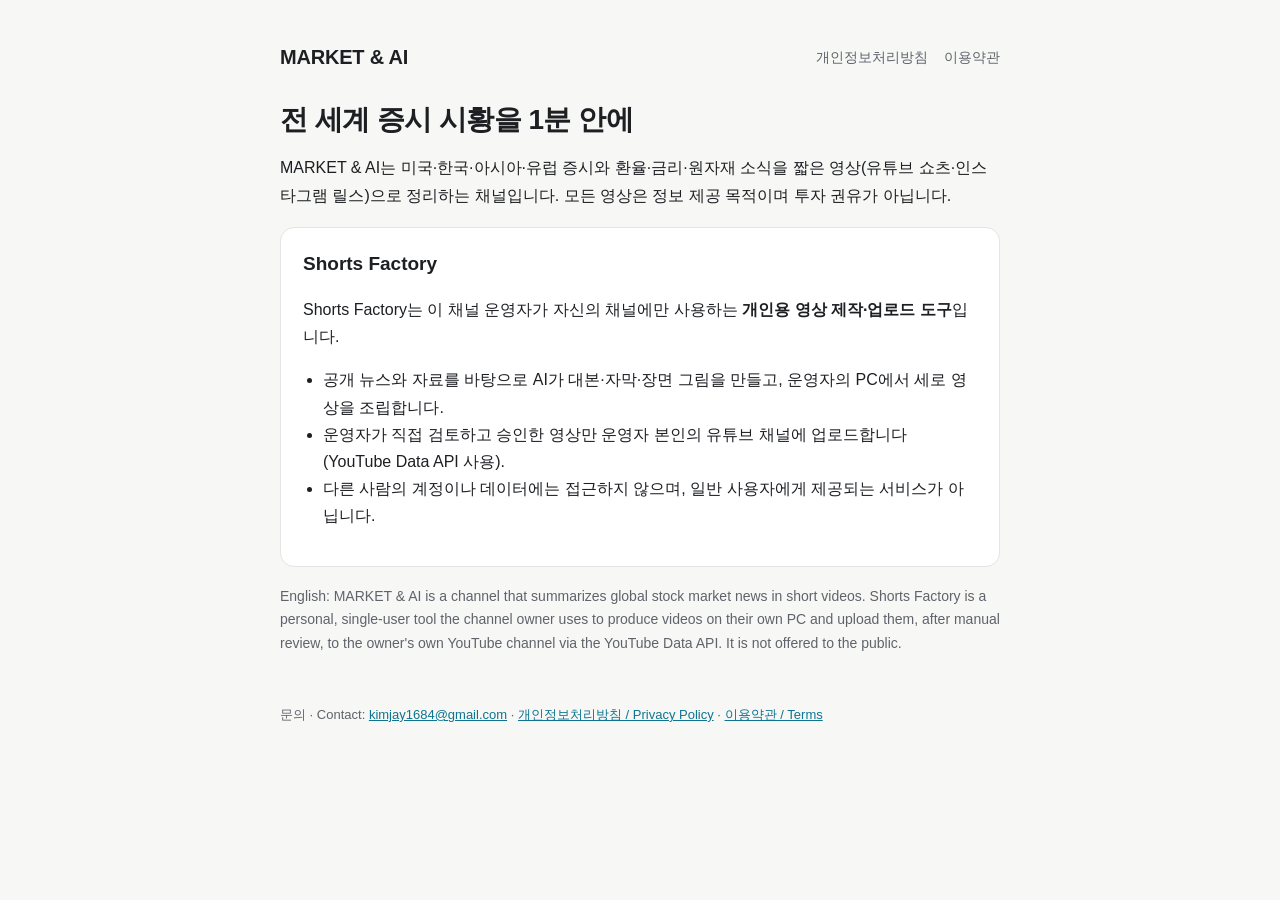
<file: index.html>
<!doctype html>
<html lang="ko">
<head>
<meta charset="utf-8"><meta name="viewport" content="width=device-width, initial-scale=1">
<title>MARKET &amp; AI · Shorts Factory</title>
<meta name="description" content="MARKET & AI — 전 세계 증시 시황을 짧은 영상으로 전하는 채널, 그리고 그 영상을 만드는 개인용 도구 Shorts Factory">
<link rel="stylesheet" href="style.css">
</head>
<body><div class="wrap">
<header><a class="brand" href="./">MARKET &amp; AI</a>
<nav><a href="privacy.html">개인정보처리방침</a><a href="terms.html">이용약관</a></nav></header>

<h1>전 세계 증시 시황을 1분 안에</h1>
<p>MARKET &amp; AI는 미국·한국·아시아·유럽 증시와 환율·금리·원자재 소식을 짧은 영상(유튜브 쇼츠·인스타그램 릴스)으로 정리하는 채널입니다.
모든 영상은 정보 제공 목적이며 투자 권유가 아닙니다.</p>

<div class="card">
<h2 style="margin-top:0">Shorts Factory</h2>
<p>Shorts Factory는 이 채널 운영자가 자신의 채널에만 사용하는 <b>개인용 영상 제작·업로드 도구</b>입니다.</p>
<ul>
<li>공개 뉴스와 자료를 바탕으로 AI가 대본·자막·장면 그림을 만들고, 운영자의 PC에서 세로 영상을 조립합니다.</li>
<li>운영자가 직접 검토하고 승인한 영상만 운영자 본인의 유튜브 채널에 업로드합니다 (YouTube Data API 사용).</li>
<li>다른 사람의 계정이나 데이터에는 접근하지 않으며, 일반 사용자에게 제공되는 서비스가 아닙니다.</li>
</ul>
</div>

<p class="muted">English: MARKET &amp; AI is a channel that summarizes global stock market news in short videos. Shorts Factory is a personal, single-user tool the channel owner uses to produce videos on their own PC and upload them, after manual review, to the owner's own YouTube channel via the YouTube Data API. It is not offered to the public.</p>

<footer>문의 · Contact: <a href="mailto:kimjay1684@gmail.com">kimjay1684@gmail.com</a> · <a href="privacy.html">개인정보처리방침 / Privacy Policy</a> · <a href="terms.html">이용약관 / Terms</a></footer>
</div></body></html>
</file>
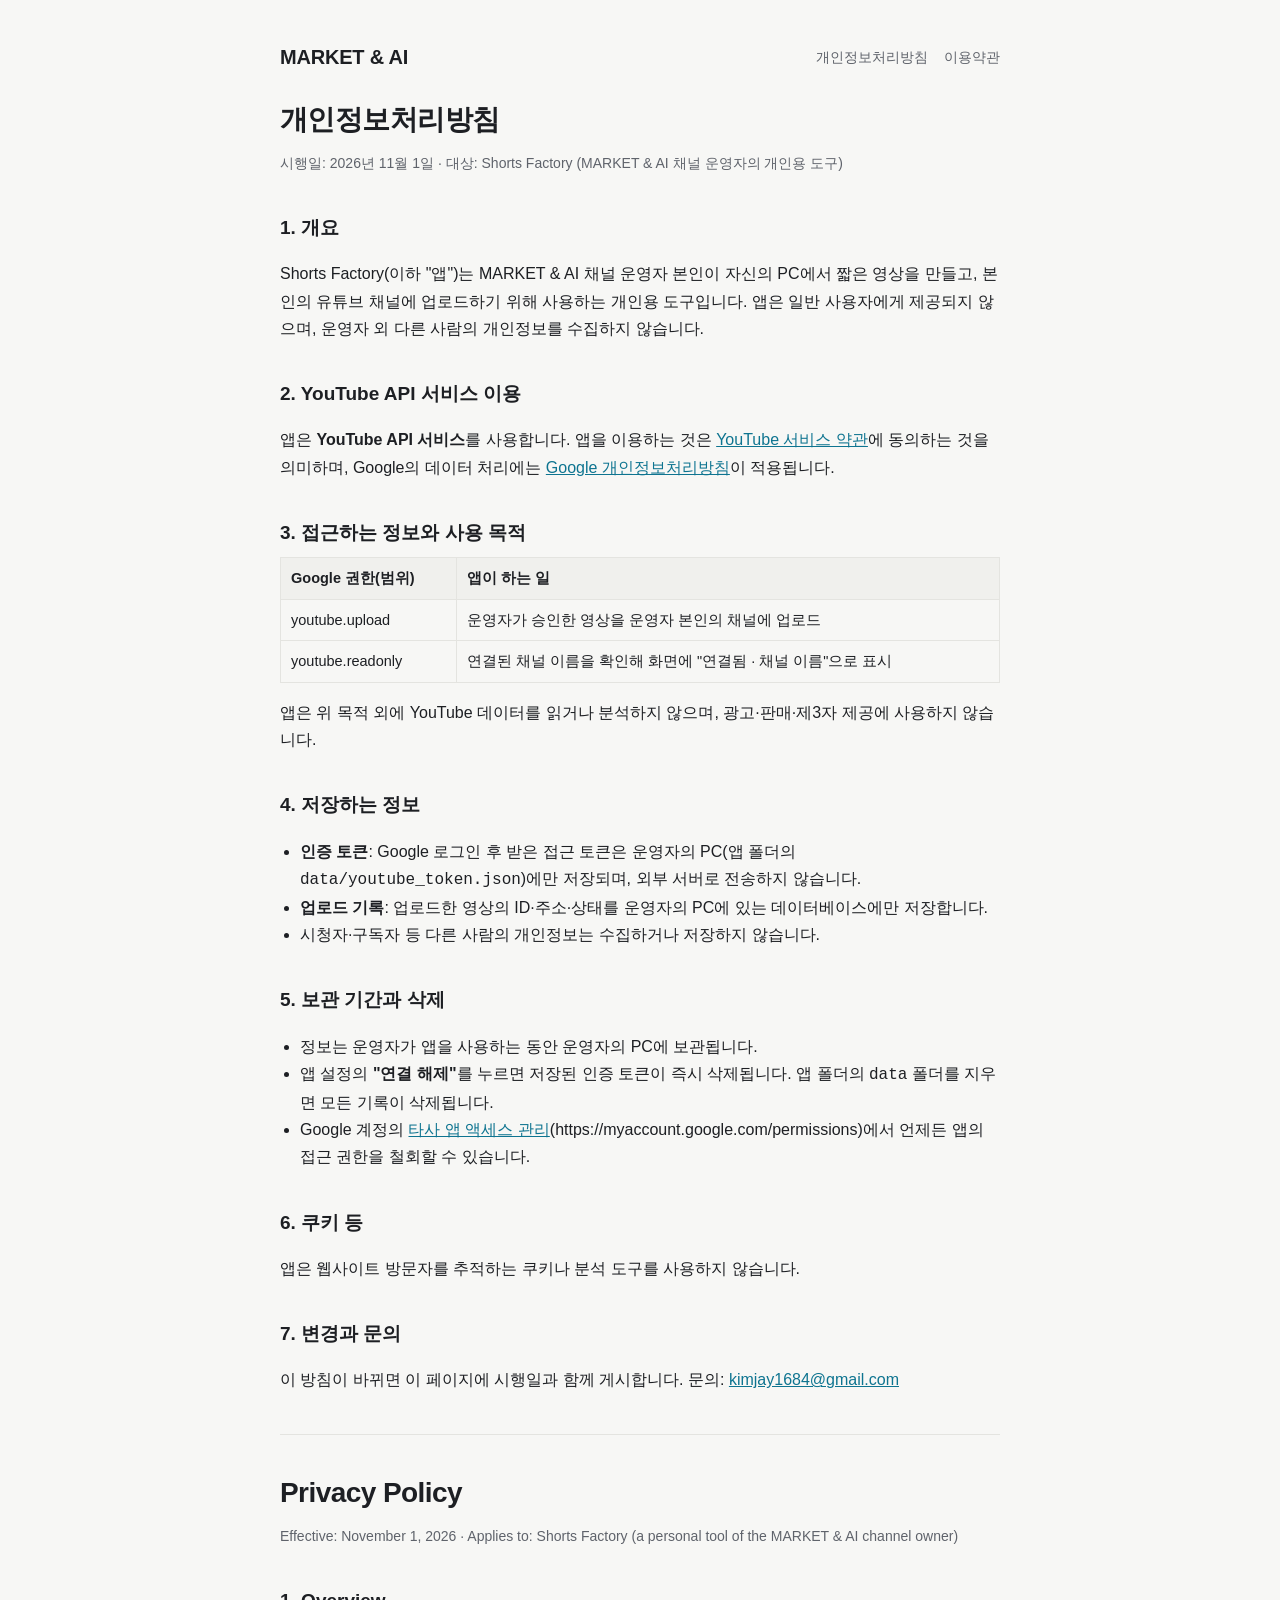
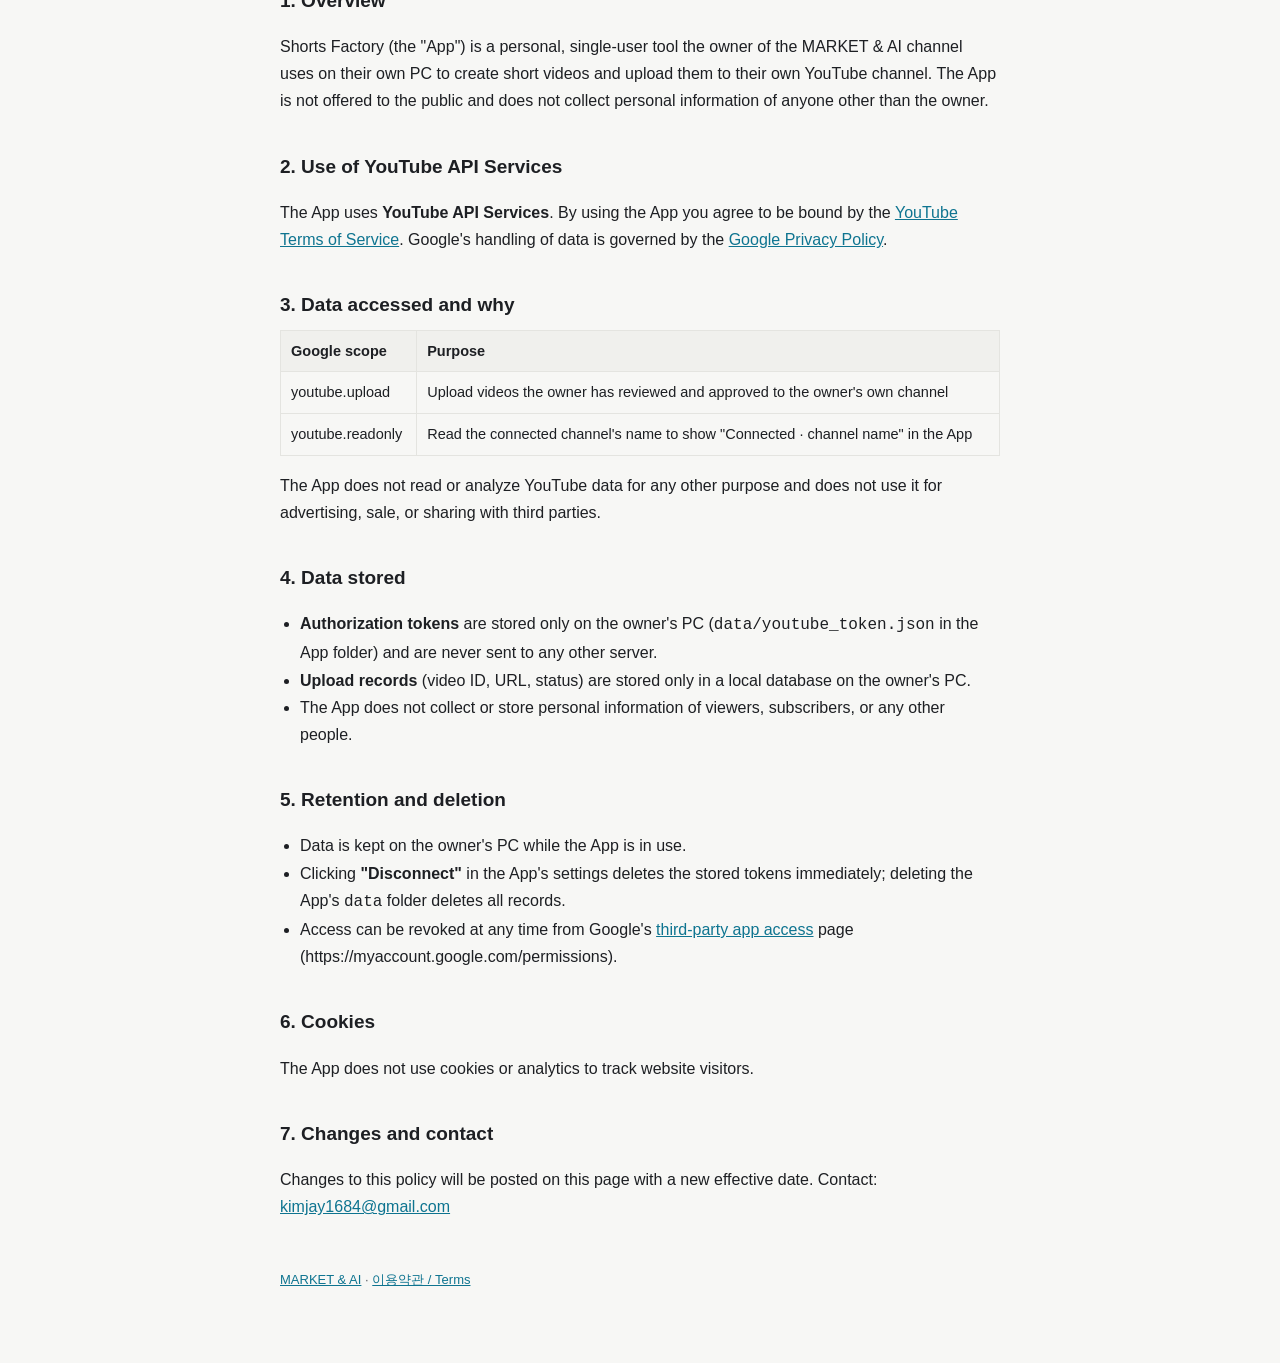
<file: privacy.html>
<!doctype html>
<html lang="ko">
<head>
<meta charset="utf-8"><meta name="viewport" content="width=device-width, initial-scale=1">
<title>개인정보처리방침 · Shorts Factory</title>
<link rel="stylesheet" href="style.css">
</head>
<body><div class="wrap">
<header><a class="brand" href="./">MARKET &amp; AI</a>
<nav><a href="privacy.html">개인정보처리방침</a><a href="terms.html">이용약관</a></nav></header>

<h1>개인정보처리방침</h1>
<p class="muted">시행일: 2026년 11월 1일 · 대상: Shorts Factory (MARKET &amp; AI 채널 운영자의 개인용 도구)</p>

<h2>1. 개요</h2>
<p>Shorts Factory(이하 "앱")는 MARKET &amp; AI 채널 운영자 본인이 자신의 PC에서 짧은 영상을 만들고, 본인의 유튜브 채널에 업로드하기 위해 사용하는 개인용 도구입니다.
앱은 일반 사용자에게 제공되지 않으며, 운영자 외 다른 사람의 개인정보를 수집하지 않습니다.</p>

<h2>2. YouTube API 서비스 이용</h2>
<p>앱은 <b>YouTube API 서비스</b>를 사용합니다. 앱을 이용하는 것은 <a href="https://www.youtube.com/t/terms" target="_blank" rel="noopener">YouTube 서비스 약관</a>에 동의하는 것을 의미하며,
Google의 데이터 처리에는 <a href="https://policies.google.com/privacy" target="_blank" rel="noopener">Google 개인정보처리방침</a>이 적용됩니다.</p>

<h2>3. 접근하는 정보와 사용 목적</h2>
<table>
<tr><th>Google 권한(범위)</th><th>앱이 하는 일</th></tr>
<tr><td>youtube.upload</td><td>운영자가 승인한 영상을 운영자 본인의 채널에 업로드</td></tr>
<tr><td>youtube.readonly</td><td>연결된 채널 이름을 확인해 화면에 "연결됨 · 채널 이름"으로 표시</td></tr>
</table>
<p>앱은 위 목적 외에 YouTube 데이터를 읽거나 분석하지 않으며, 광고·판매·제3자 제공에 사용하지 않습니다.</p>

<h2>4. 저장하는 정보</h2>
<ul>
<li><b>인증 토큰</b>: Google 로그인 후 받은 접근 토큰은 운영자의 PC(앱 폴더의 <code>data/youtube_token.json</code>)에만 저장되며, 외부 서버로 전송하지 않습니다.</li>
<li><b>업로드 기록</b>: 업로드한 영상의 ID·주소·상태를 운영자의 PC에 있는 데이터베이스에만 저장합니다.</li>
<li>시청자·구독자 등 다른 사람의 개인정보는 수집하거나 저장하지 않습니다.</li>
</ul>

<h2>5. 보관 기간과 삭제</h2>
<ul>
<li>정보는 운영자가 앱을 사용하는 동안 운영자의 PC에 보관됩니다.</li>
<li>앱 설정의 <b>"연결 해제"</b>를 누르면 저장된 인증 토큰이 즉시 삭제됩니다. 앱 폴더의 <code>data</code> 폴더를 지우면 모든 기록이 삭제됩니다.</li>
<li>Google 계정의 <a href="https://myaccount.google.com/permissions" target="_blank" rel="noopener">타사 앱 액세스 관리</a>(https://myaccount.google.com/permissions)에서 언제든 앱의 접근 권한을 철회할 수 있습니다.</li>
</ul>

<h2>6. 쿠키 등</h2>
<p>앱은 웹사이트 방문자를 추적하는 쿠키나 분석 도구를 사용하지 않습니다.</p>

<h2>7. 변경과 문의</h2>
<p>이 방침이 바뀌면 이 페이지에 시행일과 함께 게시합니다. 문의: <a href="mailto:kimjay1684@gmail.com">kimjay1684@gmail.com</a></p>

<hr>

<h1>Privacy Policy</h1>
<p class="muted">Effective: November 1, 2026 · Applies to: Shorts Factory (a personal tool of the MARKET &amp; AI channel owner)</p>

<h2>1. Overview</h2>
<p>Shorts Factory (the "App") is a personal, single-user tool the owner of the MARKET &amp; AI channel uses on their own PC to create short videos and upload them to their own YouTube channel.
The App is not offered to the public and does not collect personal information of anyone other than the owner.</p>

<h2>2. Use of YouTube API Services</h2>
<p>The App uses <b>YouTube API Services</b>. By using the App you agree to be bound by the <a href="https://www.youtube.com/t/terms" target="_blank" rel="noopener">YouTube Terms of Service</a>.
Google's handling of data is governed by the <a href="https://policies.google.com/privacy" target="_blank" rel="noopener">Google Privacy Policy</a>.</p>

<h2>3. Data accessed and why</h2>
<table>
<tr><th>Google scope</th><th>Purpose</th></tr>
<tr><td>youtube.upload</td><td>Upload videos the owner has reviewed and approved to the owner's own channel</td></tr>
<tr><td>youtube.readonly</td><td>Read the connected channel's name to show "Connected · channel name" in the App</td></tr>
</table>
<p>The App does not read or analyze YouTube data for any other purpose and does not use it for advertising, sale, or sharing with third parties.</p>

<h2>4. Data stored</h2>
<ul>
<li><b>Authorization tokens</b> are stored only on the owner's PC (<code>data/youtube_token.json</code> in the App folder) and are never sent to any other server.</li>
<li><b>Upload records</b> (video ID, URL, status) are stored only in a local database on the owner's PC.</li>
<li>The App does not collect or store personal information of viewers, subscribers, or any other people.</li>
</ul>

<h2>5. Retention and deletion</h2>
<ul>
<li>Data is kept on the owner's PC while the App is in use.</li>
<li>Clicking <b>"Disconnect"</b> in the App's settings deletes the stored tokens immediately; deleting the App's <code>data</code> folder deletes all records.</li>
<li>Access can be revoked at any time from Google's <a href="https://myaccount.google.com/permissions" target="_blank" rel="noopener">third-party app access</a> page (https://myaccount.google.com/permissions).</li>
</ul>

<h2>6. Cookies</h2>
<p>The App does not use cookies or analytics to track website visitors.</p>

<h2>7. Changes and contact</h2>
<p>Changes to this policy will be posted on this page with a new effective date. Contact: <a href="mailto:kimjay1684@gmail.com">kimjay1684@gmail.com</a></p>

<footer><a href="./">MARKET &amp; AI</a> · <a href="terms.html">이용약관 / Terms</a></footer>
</div></body></html>
</file>
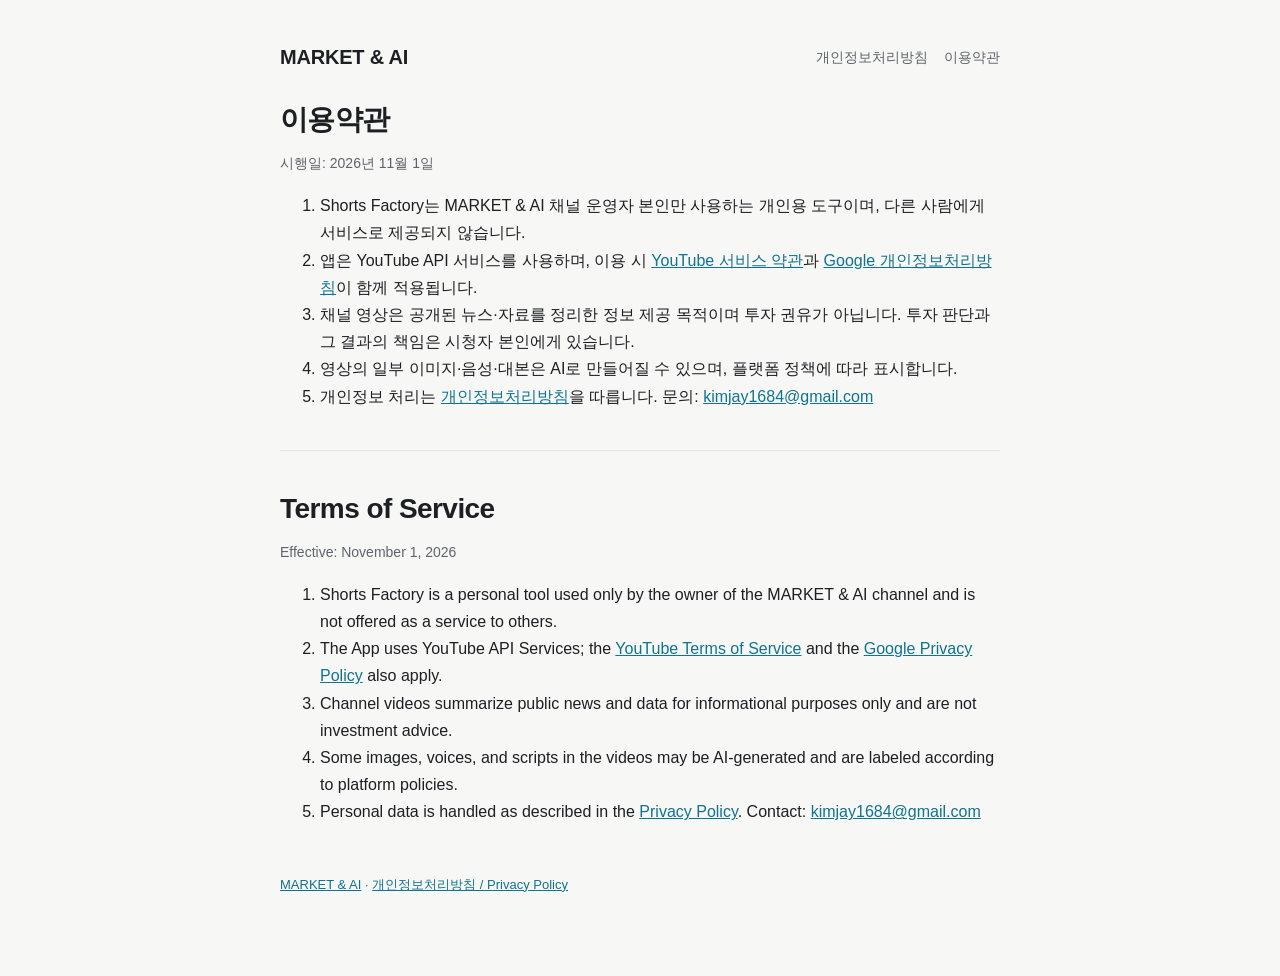
<file: terms.html>
<!doctype html>
<html lang="ko">
<head>
<meta charset="utf-8"><meta name="viewport" content="width=device-width, initial-scale=1">
<title>이용약관 · Shorts Factory</title>
<link rel="stylesheet" href="style.css">
</head>
<body><div class="wrap">
<header><a class="brand" href="./">MARKET &amp; AI</a>
<nav><a href="privacy.html">개인정보처리방침</a><a href="terms.html">이용약관</a></nav></header>

<h1>이용약관</h1>
<p class="muted">시행일: 2026년 11월 1일</p>
<ol>
<li>Shorts Factory는 MARKET &amp; AI 채널 운영자 본인만 사용하는 개인용 도구이며, 다른 사람에게 서비스로 제공되지 않습니다.</li>
<li>앱은 YouTube API 서비스를 사용하며, 이용 시 <a href="https://www.youtube.com/t/terms" target="_blank" rel="noopener">YouTube 서비스 약관</a>과 <a href="https://policies.google.com/privacy" target="_blank" rel="noopener">Google 개인정보처리방침</a>이 함께 적용됩니다.</li>
<li>채널 영상은 공개된 뉴스·자료를 정리한 정보 제공 목적이며 투자 권유가 아닙니다. 투자 판단과 그 결과의 책임은 시청자 본인에게 있습니다.</li>
<li>영상의 일부 이미지·음성·대본은 AI로 만들어질 수 있으며, 플랫폼 정책에 따라 표시합니다.</li>
<li>개인정보 처리는 <a href="privacy.html">개인정보처리방침</a>을 따릅니다. 문의: <a href="mailto:kimjay1684@gmail.com">kimjay1684@gmail.com</a></li>
</ol>

<hr>

<h1>Terms of Service</h1>
<p class="muted">Effective: November 1, 2026</p>
<ol>
<li>Shorts Factory is a personal tool used only by the owner of the MARKET &amp; AI channel and is not offered as a service to others.</li>
<li>The App uses YouTube API Services; the <a href="https://www.youtube.com/t/terms" target="_blank" rel="noopener">YouTube Terms of Service</a> and the <a href="https://policies.google.com/privacy" target="_blank" rel="noopener">Google Privacy Policy</a> also apply.</li>
<li>Channel videos summarize public news and data for informational purposes only and are not investment advice.</li>
<li>Some images, voices, and scripts in the videos may be AI-generated and are labeled according to platform policies.</li>
<li>Personal data is handled as described in the <a href="privacy.html">Privacy Policy</a>. Contact: <a href="mailto:kimjay1684@gmail.com">kimjay1684@gmail.com</a></li>
</ol>
<footer><a href="./">MARKET &amp; AI</a> · <a href="privacy.html">개인정보처리방침 / Privacy Policy</a></footer>
</div></body></html>
</file>
<file: style.css>
:root { --bg:#f7f7f5; --card:#fff; --text:#1d1f23; --muted:#5f636b; --line:#e4e4e0; --accent:#0e7490; }
@media (prefers-color-scheme: dark) { :root { --bg:#0e1117; --card:#161a22; --text:#e8eaee; --muted:#9aa1ad; --line:#262c38; --accent:#22d3ee; } }
* { box-sizing: border-box; }
body { margin:0; background:var(--bg); color:var(--text); font:16px/1.7 -apple-system,BlinkMacSystemFont,"Apple SD Gothic Neo","Malgun Gothic","Noto Sans KR",sans-serif; }
.wrap { max-width:760px; margin:0 auto; padding:40px 20px 80px; }
header { display:flex; align-items:center; justify-content:space-between; gap:12px; flex-wrap:wrap; margin-bottom:28px; }
.brand { font-weight:800; font-size:20px; letter-spacing:-.01em; text-decoration:none; color:var(--text); }
nav a { color:var(--muted); text-decoration:none; margin-left:16px; font-size:14px; }
nav a:hover, a { color:var(--accent); }
h1 { font-size:28px; line-height:1.3; margin:0 0 8px; letter-spacing:-.02em; }
h2 { font-size:19px; margin:36px 0 8px; }
h3 { font-size:16px; margin:22px 0 6px; }
p, li { color:var(--text); }
.muted { color:var(--muted); font-size:14px; }
.card { background:var(--card); border:1px solid var(--line); border-radius:14px; padding:20px 22px; margin:18px 0; }
ul { padding-left:20px; }
table { border-collapse:collapse; width:100%; font-size:14.5px; }
th, td { border:1px solid var(--line); padding:8px 10px; text-align:left; vertical-align:top; }
th { background:color-mix(in srgb, var(--line) 40%, transparent); }
hr { border:0; border-top:1px solid var(--line); margin:40px 0; }
footer { margin-top:48px; color:var(--muted); font-size:13px; }
</file>
